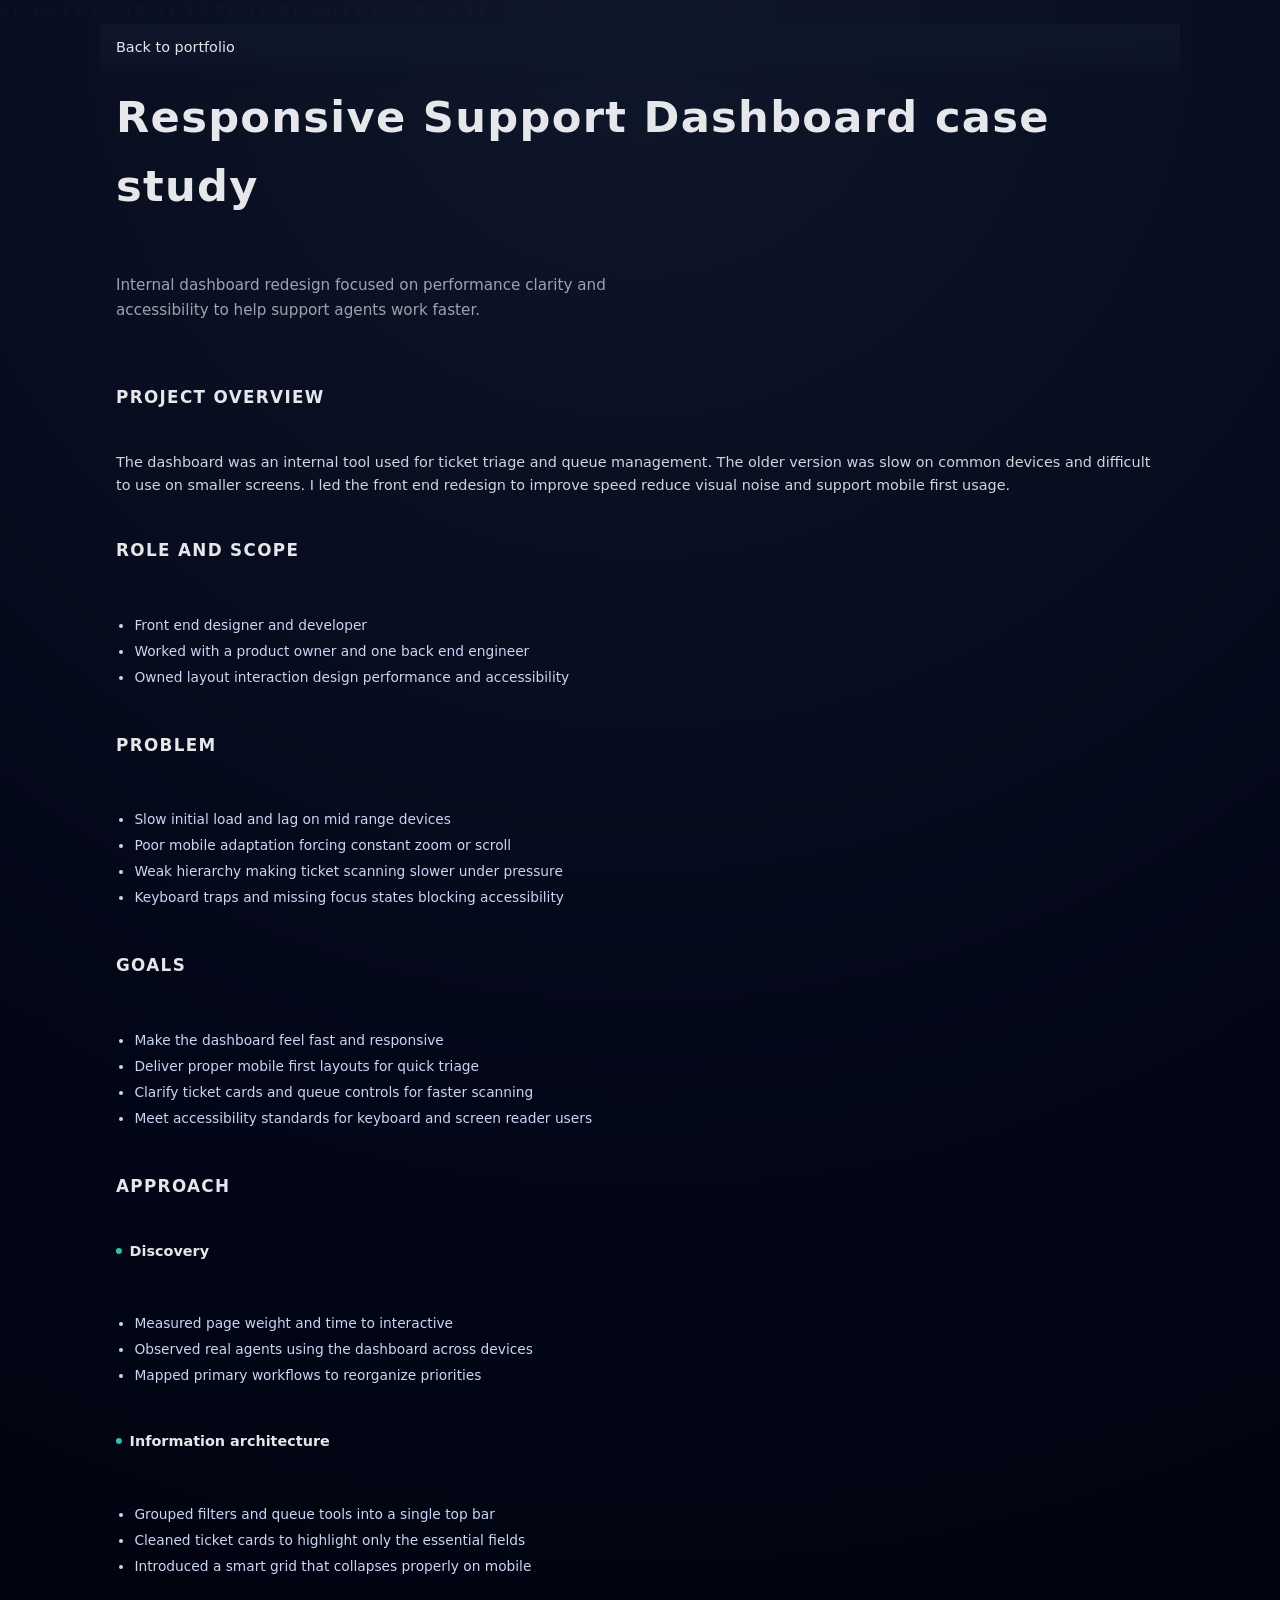
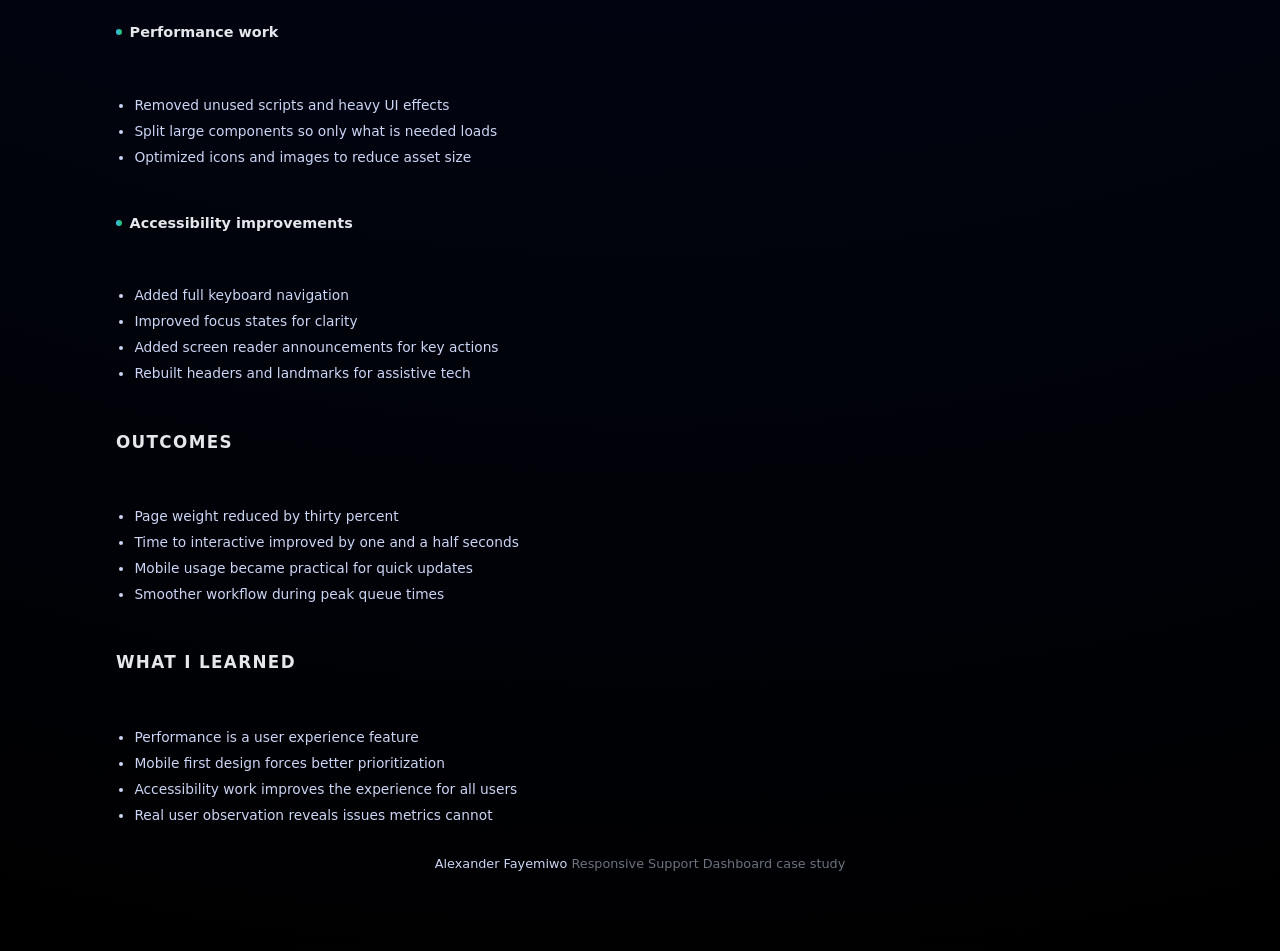
<file: case-study-support-dashboard.html>
<!DOCTYPE html>
<html lang="en">
<head>
  <meta charset="UTF 8">
  <meta name="viewport" content="width=device-width, initial scale=1">
  <title>Responsive Support Dashboard case study</title>
  <link rel="stylesheet" href="style.css">
</head>

<body>
  <div class="page">

    <header>
      <a href="index.html" style="text-decoration: none; color: inherit; font-size: 0.9rem">
        Back to portfolio
      </a>
    </header>

    <main style="max-width: 100%; padding: 0 1rem">

      <h1 class="heroTitle">Responsive Support Dashboard case study</h1>

      <p class="heroSubtitle">
        Internal dashboard redesign focused on performance clarity and accessibility to help support agents work faster.
      </p>



      <h2 class="sectionTitle">Project overview</h2>
      <p class="sectionText">
        The dashboard was an internal tool used for ticket triage and queue management. The older version was slow on common devices and difficult to use on smaller screens. I led the front end redesign to improve speed reduce visual noise and support mobile first usage.
      </p>

      <h2 class="sectionTitle">Role and scope</h2>
      <ul class="bulletList">
        <li>Front end designer and developer</li>
        <li>Worked with a product owner and one back end engineer</li>
        <li>Owned layout interaction design performance and accessibility</li>
      </ul>

      <h2 class="sectionTitle">Problem</h2>
      <ul class="bulletList">
        <li>Slow initial load and lag on mid range devices</li>
        <li>Poor mobile adaptation forcing constant zoom or scroll</li>
        <li>Weak hierarchy making ticket scanning slower under pressure</li>
        <li>Keyboard traps and missing focus states blocking accessibility</li>
      </ul>

      <h2 class="sectionTitle">Goals</h2>
      <ul class="bulletList">
        <li>Make the dashboard feel fast and responsive</li>
        <li>Deliver proper mobile first layouts for quick triage</li>
        <li>Clarify ticket cards and queue controls for faster scanning</li>
        <li>Meet accessibility standards for keyboard and screen reader users</li>
      </ul>

      <h2 class="sectionTitle">Approach</h2>

      <h3 class="itemTitle">Discovery</h3>
      <ul class="bulletList">
        <li>Measured page weight and time to interactive</li>
        <li>Observed real agents using the dashboard across devices</li>
        <li>Mapped primary workflows to reorganize priorities</li>
      </ul>

      <h3 class="itemTitle">Information architecture</h3>
      <ul class="bulletList">
        <li>Grouped filters and queue tools into a single top bar</li>
        <li>Cleaned ticket cards to highlight only the essential fields</li>
        <li>Introduced a smart grid that collapses properly on mobile</li>
      </ul>

      <h3 class="itemTitle">Performance work</h3>
      <ul class="bulletList">
        <li>Removed unused scripts and heavy UI effects</li>
        <li>Split large components so only what is needed loads</li>
        <li>Optimized icons and images to reduce asset size</li>
      </ul>

      <h3 class="itemTitle">Accessibility improvements</h3>
      <ul class="bulletList">
        <li>Added full keyboard navigation</li>
        <li>Improved focus states for clarity</li>
        <li>Added screen reader announcements for key actions</li>
        <li>Rebuilt headers and landmarks for assistive tech</li>
      </ul>

      <h2 class="sectionTitle">Outcomes</h2>
      <ul class="bulletList">
        <li>Page weight reduced by thirty percent</li>
        <li>Time to interactive improved by one and a half seconds</li>
        <li>Mobile usage became practical for quick updates</li>
        <li>Smoother workflow during peak queue times</li>
      </ul>

      <h2 class="sectionTitle">What I learned</h2>
      <ul class="bulletList">
        <li>Performance is a user experience feature</li>
        <li>Mobile first design forces better prioritization</li>
        <li>Accessibility work improves the experience for all users</li>
        <li>Real user observation reveals issues metrics cannot</li>
      </ul>

    </main>

    <footer>
      <span>Alexander Fayemiwo</span> Responsive Support Dashboard case study
    </footer>
  </div>
</body>
</html>
</file>
<file: style.css>
*,
*::before,
*::after {
  box-sizing: border-box;
  margin: 0;
  padding: 0;
}

/* Utility: visually-hidden for screen-reader-only content */
.visually-hidden {
  position: absolute !important;
  width: 1px !important;
  height: 1px !important;
  padding: 0 !important;
  margin: -1px !important;
  overflow: hidden !important;
  clip: rect(0 0 0 0) !important;
  white-space: nowrap !important;
  border: 0 !important;
}

html {
  scroll-behavior: smooth;
  width: 100%;
  overflow-x: hidden;
}

/* Fluid typography tokens */
:root {
  --fs-base: clamp(15px, 1.1vw + 14px, 18px);
  --fs-ui: clamp(13px, 0.6vw + 12px, 15px);
  --max-content-width: 1180px;
}

body {
  font-family: system-ui, -apple-system, BlinkMacSystemFont, "Segoe UI", sans-serif;
  background: radial-gradient(circle at top, #0f172a 0, #020617 45%, #000 100%);
  color: #e5e7eb;
  min-height: 100vh;
  line-height: 1.6;
  display: flex;
  flex-direction: column;
  font-size: var(--fs-base);
  width: 100%;
  overflow-x: hidden;
  box-sizing: border-box;
}

/* animated code ambience */
body::before {
  content: "01 10 11 00 10 01 11 00 10 01 10 11 00 10 01 11";
  position: fixed;
  inset: 0;
  pointer-events: none;
  font-size: 12px;
  letter-spacing: 4px;
  opacity: 0.03;
  white-space: pre-wrap;
  line-height: 1.8;
  animation: codeDrift 40s linear infinite;
}

@keyframes codeDrift {
  0% {
    transform: translateY(0);
  }
  100% {
    transform: translateY(-40%);
  }
}

.page {
  max-width: 100%;
  margin: 0;
  padding: 1.5rem 1rem 3rem 1rem;
  flex: 1;
  width: 100%;
  overflow-x: hidden;
}

header {
  display: flex;
  align-items: center;
  justify-content: space-between;
  gap: 1.5rem;
  padding: 0.75rem 1rem 1.5rem 1rem;
  position: sticky;
  top: 0;
  z-index: 45;
  backdrop-filter: blur(14px);
  background: linear-gradient(
    to bottom,
    rgba(15, 23, 42, 0.95),
    rgba(15, 23, 42, 0.75),
    transparent
  );
  width: 100%;
  box-sizing: border-box;
  flex-wrap: wrap;
}

.logo {
  display: flex;
  align-items: center;
  gap: 0.5rem;
  flex-shrink: 0;
  min-width: fit-content;
}

/* Mobile nav toggle */
.mobileNavToggle {
  display: none;
  background: transparent;
  border: 1px solid rgba(148,163,184,0.18);
  padding: 8px;
  border-radius: 999px;
  cursor: pointer;
  color: inherit;
  position: relative;
  z-index: 50;
}

.navLinks {
  display: flex;
  align-items: center;
  gap: 1rem;
}

.logoMark {
  width: 32px;
  height: 32px;
  border-radius: 999px;
  border: 1px solid rgba(148, 163, 184, 0.6);
  display: inline-flex;
  align-items: center;
  justify-content: center;
  font-weight: 600;
  font-size: 0.95rem;
  background: radial-gradient(
    circle at top,
    rgba(56, 189, 248, 0.4),
    rgba(15, 23, 42, 0.95)
  );
  box-shadow: 0 0 30px rgba(56, 189, 248, 0.45);
}

.logoText {
  display: flex;
  flex-direction: column;
}

.logoText span:first-child {
  font-size: 0.9rem;
  font-weight: 600;
  letter-spacing: 0.04em;
  text-transform: uppercase;
  color: #e5e7eb;
}

.logoText span:last-child {
  font-size: 0.75rem;
  color: #9ca3af;
}

.logoTag {
  font-size: 0.72rem;
  color: #cbd5f5;
  padding: 0.2rem 0.5rem;
  border-radius: 999px;
  border: 1px solid rgba(148,163,184,0.25);
  background: rgba(15,23,42,0.55);
}

.logoTagIcon {
  display: inline-block;
  vertical-align: -2px;
  margin-right: 0.45rem;
  color: #38bdf8;
}

/* Light theme adjustments for logoTag to match hero pill style */
body.lightTheme .logoTag {
  background: linear-gradient(to right, rgba(255,255,255,0.95), rgba(243,244,246,0.95));
  color: #0b1220;
  border-color: rgba(220,220,225,0.9);
}
body.lightTheme .logoTagIcon {
  color: #06b6d4;
}

nav {
  display: flex;
  align-items: center;
  gap: 1.25rem;
  font-size: 0.9rem;
  flex-wrap: nowrap;
  overflow-x: auto;
}

nav a {
  text-decoration: none;
  color: #cbd5f5;
  position: relative;
  padding-bottom: 2px;
}

nav a::after {
  content: "";
  position: absolute;
  left: 0;
  bottom: 0;
  width: 0%;
  height: 2px;
  border-radius: 999px;
  background: linear-gradient(to right, #38bdf8, #22c55e);
  transition: width 0.2s ease;
}

nav a:hover::after {
  width: 100%;
}

.toggleButton {
  width: 36px;
  height: 36px;
  border-radius: 999px;
  border: 1px solid rgba(148, 163, 184, 0.6);
  background: rgba(15, 23, 42, 0.85);
  display: flex;
  align-items: center;
  justify-content: center;
  cursor: pointer;
  transition: all 0.2s ease;
  flex-shrink: 0;
}

.toggleButton:hover {
  background: rgba(15, 23, 42, 0.98);
  border-color: rgba(148, 163, 184, 0.9);
}

.toggleDot {
  width: 14px;
  height: 14px;
  border-radius: 999px;
  background: radial-gradient(circle at top, #fbbf24, #f59e0b);
  box-shadow: 0 0 12px rgba(251, 191, 36, 0.6);
  transition: all 0.3s ease;
}

/* hero */

.hero {
  display: grid;
  grid-template-columns: minmax(0, 3fr) minmax(0, 2.3fr);
  gap: 2.5rem;
  align-items: center;
  padding: 1.5rem 0 2.5rem;
}

.heroTitle {
  font-size: clamp(2.1rem, 4vw, 2.7rem);
  font-weight: 700;
  letter-spacing: 0.03em;
  margin-bottom: 0.75rem;
}

.heroTitle span {
  display: block;
  background: linear-gradient(to right, #38bdf8, #22c55e);
  -webkit-background-clip: text;
  background-clip: text;
  color: transparent;
}

.heroSubtitle {
  font-size: 0.95rem;
  color: #9ca3af;
  max-width: 34rem;
  margin-bottom: 1.4rem;
}

.heroBadges {
  display: flex;
  flex-wrap: wrap;
  gap: 0.6rem;
  margin-bottom: 1.7rem;
}

.badge {
  border-radius: 999px;
  padding: 0.3rem 0.75rem;
  font-size: 0.75rem;
  border: 1px solid rgba(148, 163, 184, 0.45);
  background: radial-gradient(
    circle at top left,
    rgba(56, 189, 248, 0.18),
    rgba(15, 23, 42, 0.9)
  );
  backdrop-filter: blur(10px);
  color: #cbd5f5;
  display: inline-flex;
  align-items: center;
  gap: 0.35rem;
}

.platformIcons {
  display: inline-flex;
  align-items: center;
  gap: 6px;
  margin-right: 6px;
}

.platformSvg {
  display: inline-block;
  vertical-align: middle;
}

.badgeDot {
  width: 8px;
  height: 8px;
  border-radius: 999px;
  background: #22c55e;
  box-shadow: 0 0 12px rgba(34, 197, 94, 0.8);
}

.heroActions {
  display: flex;
  flex-wrap: wrap;
  gap: 0.9rem;
  margin-bottom: 0.5rem;
}

.buttonPrimary,
.buttonGhost {
  border-radius: 999px;
  padding: 0.65rem 1.3rem;
  font-size: 0.88rem;
  letter-spacing: 0.04em;
  text-transform: uppercase;
  border: 1px solid transparent;
  cursor: pointer;
  display: inline-flex;
  align-items: center;
  gap: 0.5rem;
  text-decoration: none;
}

.buttonPrimary {
  background: linear-gradient(to right, #38bdf8, #22c55e);
  color: #020617;
  font-weight: 600;
  box-shadow: 0 18px 40px rgba(34, 197, 94, 0.22);
}

.buttonPrimary:hover {
  filter: brightness(1.03);
  transform: translateY(-1px);
}

.buttonGhost {
  background: rgba(15, 23, 42, 0.85);
  color: #e5e7eb;
  border-color: rgba(148, 163, 184, 0.7);
}

.buttonGhost:hover {
  background: rgba(15, 23, 42, 0.98);
  transform: translateY(-1px);
}

.heroMeta {
  font-size: 0.78rem;
  color: #6b7280;
}

.heroCard {
  border-radius: 1.5rem;
  border: 1px solid rgba(148, 163, 184, 0.45);
  background: radial-gradient(
    circle at top left,
    rgba(56, 189, 248, 0.24),
    rgba(15, 23, 42, 0.98)
  );
  padding: 1.3rem 1.4rem;
  box-shadow:
    0 20px 60px rgba(15, 23, 42, 0.9),
    0 0 60px rgba(56, 189, 248, 0.25);
  position: relative;
  overflow: hidden;
}

.heroCardHeader {
  display: flex;
  justify-content: space-between;
  align-items: center;
  margin-bottom: 0.9rem;
}

.heroName {
  font-size: 1rem;
  font-weight: 600;
}

.heroRole {
  font-size: 0.8rem;
  color: #cbd5f5;
}

.heroPill {
  font-size: 0.75rem;
  padding: 0.25rem 0.6rem;
  border-radius: 999px;
  border: 1px solid rgba(148, 163, 184, 0.6);
  background: rgba(15, 23, 42, 0.7);
  color: #e5e7eb;
}

.heroStats {
  display: grid;
  grid-template-columns: repeat(3, minmax(0, 1fr));
  gap: 0.75rem;
  margin-bottom: 1rem;
  font-size: 0.78rem;
}

.heroStatItem {
  background: rgba(15, 23, 42, 0.72);
  border-radius: 0.9rem;
  padding: 0.55rem 0.7rem;
  border: 1px solid rgba(148, 163, 184, 0.35);
}

.heroStatLabel {
  color: #9ca3af;
  font-size: 0.72rem;
  margin-bottom: 0.2rem;
}

.heroStatValue {
  font-weight: 600;
  font-size: 0.9rem;
}

.heroFocus {
  font-size: 0.8rem;
  color: #e5e7eb;
  border-radius: 0.9rem;
  padding: 0.7rem 0.8rem;
  background: rgba(15, 23, 42, 0.75);
  border: 1px dashed rgba(148, 163, 184, 0.45);
}

.heroGlow {
  position: absolute;
  inset: auto -40% -60%;
  height: 160%;
  background: radial-gradient(
    circle at top,
    rgba(56, 189, 248, 0.18),
    transparent 55%
  );
  opacity: 0.9;
  pointer-events: none;
  mix-blend-mode: screen;
}

/* sections */

main {
  display: flex;
  flex-direction: column;
  gap: 2.5rem;
  width: 100%;
  box-sizing: border-box;
  overflow-x: hidden;
}


/* Off-canvas mobile nav styles */
body.nav-open {
  overflow: hidden;
}

/* mobile nav backdrop - default hidden, fades in when nav opens */
.navBackdrop {
  position: fixed;
  inset: 0;
  background: rgba(2, 6, 23, 0);
  opacity: 0;
  visibility: hidden;
  transition: opacity 220ms ease, background 220ms ease, visibility 220ms ease;
  z-index: 10000; /* keep above page content */
  pointer-events: none;
}

body.nav-open .navBackdrop {
  visibility: visible;
  opacity: 1;
  background: rgba(2, 6, 23, 0.5);
  pointer-events: auto;
}

body.nav-open .navLinks {
  transform: translateX(0) !important;
  visibility: visible !important;
  opacity: 1 !important;
}

/* Responsive grid improvements */
.projectGrid {
  display: grid;
  gap: 1rem;
  grid-template-columns: repeat(auto-fit, minmax(220px, 1fr));
  background: radial-gradient(
    circle at top left,
    rgba(15, 23, 42, 0.96),
    rgba(2, 6, 23, 0.98)
  );
  padding: 1.6rem 1.4rem;
  box-shadow: 0 20px 50px rgba(15, 23, 42, 0.85);
}

.sectionHeader {
  display: flex;
  justify-content: space-between;
  align-items: baseline;
  gap: 1rem;
  margin-bottom: 1.25rem;
  padding-bottom: 0.8rem;
  border-bottom: 1px solid rgba(31, 41, 55, 0.9);
  position: relative;
}

.sectionHeader::after {
  content: "";
  position: absolute;
  left: 0;
  bottom: -1px;
  width: 90px;
  height: 2px;
  border-radius: 999px;
  background: linear-gradient(to right, #38bdf8, #22c55e);
}

.sectionTitleRow {
  display: inline-flex;
  align-items: center;
  gap: 0.5rem;
}

.sectionIcon {
  width: 10px;
  height: 10px;
  border-radius: 999px;
  border: 1px solid rgba(148, 163, 184, 0.7);
  background: radial-gradient(
    circle at top,
    rgba(56, 189, 248, 0.8),
    rgba(15, 23, 42, 0.95)
  );
  box-shadow: 0 0 16px rgba(56, 189, 248, 0.7);
}

.sectionTitle {
  font-size: 1.05rem;
  font-weight: 600;
  letter-spacing: 0.08em;
  text-transform: uppercase;
  color: #e5e7eb;
}

.sectionSubtitle {
  font-size: 0.82rem;
  color: #6b7280;
}

.sectionGrid {
  display: grid;
  grid-template-columns: minmax(0, 3fr) minmax(0, 2.2fr);
  gap: 1.8rem;
}

.sectionText {
  font-size: 0.9rem;
  color: #d1d5db;
}

.sectionText p + p {
  margin-top: 0.6rem;
}

/* generic bullets */

.bulletList {
  margin-top: 0.6rem;
  padding-left: 1.15rem;
  font-size: 0.86rem;
  color: #cbd5f5;
}

.bulletList li {
  margin-bottom: 0.25rem;
}

/* chips and cards */

.chipRow {
  display: flex;
  flex-wrap: wrap;
  gap: 0.45rem;
  margin-top: 0.9rem;
}

.chip {
  font-size: 0.75rem;
  padding: 0.35rem 0.75rem;
  border-radius: 999px;
  border: 1px solid rgba(75, 85, 99, 0.9);
  background: rgba(15, 23, 42, 0.9);
  color: #e5e7eb;
}

.cardList {
  display: grid;
  gap: 0.85rem;
  font-size: 0.85rem;
}

.itemCard {
  border-radius: 1rem;
  padding: 0.75rem 0.8rem;
  border: 1px solid rgba(31, 41, 55, 0.9);
  background: radial-gradient(
    circle at top left,
    rgba(15, 23, 42, 0.9),
    rgba(2, 6, 23, 1)
  );
}

.itemHeader {
  display: flex;
  justify-content: space-between;
  align-items: baseline;
  gap: 0.75rem;
  margin-bottom: 0.25rem;
}

.itemTitle {
  font-size: 0.9rem;
  font-weight: 600;
  color: #e5e7eb;
  position: relative;
  padding-left: 0.85rem;
}

.itemTitle::before {
  content: "";
  position: absolute;
  left: 0;
  top: 0.55em;
  width: 6px;
  height: 6px;
  border-radius: 999px;
  background: linear-gradient(to right, #38bdf8, #22c55e);
}

.itemMeta {
  font-size: 0.75rem;
  color: #9ca3af;
  text-align: right;
}

.itemBody {
  font-size: 0.8rem;
  color: #cbd5f5;
}

.itemBody p {
  margin-bottom: 0.45rem;
}

.itemTags {
  margin-top: 0.45rem;
  display: flex;
  flex-wrap: wrap;
  gap: 0.3rem;
  font-size: 0.72rem;
}

.itemTag {
  padding: 0.15rem 0.55rem;
  border-radius: 999px;
  border: 1px solid rgba(55, 65, 81, 0.95);
  color: #9ca3af;
}

/* skills */

.twoCol {
  display: grid;
  grid-template-columns: repeat(2, minmax(0, 1fr));
  gap: 1rem;
  font-size: 0.85rem;
}

.skillGroupTitle {
  font-size: 0.86rem;
  font-weight: 600;
  margin-bottom: 0.4rem;
  color: #e5e7eb;
}

.skillList {
  display: flex;
  flex-wrap: wrap;
  gap: 0.4rem;
}

.skillPill {
  font-size: 0.78rem;
  padding: 0.25rem 0.65rem;
  border-radius: 999px;
  border: 1px solid rgba(55, 65, 81, 0.95);
  color: #cbd5f5;
  background: rgba(15, 23, 42, 0.95);
}

/* projects */

.projectGrid {
  display: grid;
  grid-template-columns: repeat(3, minmax(0, 1fr));
  gap: 1rem;
  font-size: 0.82rem;
}

.projectCard {
  border-radius: 1rem;
  padding: 0.8rem 0.8rem 0.9rem;
  border: 1px solid rgba(31, 41, 55, 0.95);
  background: radial-gradient(
    circle at top left,
    rgba(15, 23, 42, 0.92),
    rgba(15, 23, 42, 1)
  );
  display: flex;
  flex-direction: column;
  gap: 0.35rem;
}

.projectTitle {
  font-size: 0.9rem;
  font-weight: 600;
  color: #e5e7eb;
}

.projectRole {
  font-size: 0.75rem;
  color: #9ca3af;
}

.projectBody {
  font-size: 0.8rem;
  color: #cbd5f5;
}

/* stats */

.statRow {
  display: grid;
  grid-template-columns: repeat(4, minmax(0, 1fr));
  gap: 0.9rem;
  font-size: 0.8rem;
}

.statCard {
  border-radius: 1rem;
  padding: 0.7rem 0.8rem;
  border: 1px solid rgba(31, 41, 55, 0.95);
  background: rgba(15, 23, 42, 0.96);
}

.statLabel {
  font-size: 0.75rem;
  color: #9ca3af;
  margin-bottom: 0.25rem;
}

.statValue {
  font-size: 1.1rem;
  font-weight: 600;
  color: #e5e7eb;
}

/* contact */

.contactLayout {
  display: grid;
  grid-template-columns: minmax(0, 1.5fr) minmax(0, 2fr);
  gap: 1.7rem;
  font-size: 0.9rem;
}

.contactInfo {
  font-size: 0.85rem;
  color: #d1d5db;
}

.contactInfo p + p {
  margin-top: 0.45rem;
}

.contactInfo a {
  color: #38bdf8;
  text-decoration: none;
}

.contactInfo a:hover {
  text-decoration: underline;
}

form {
  display: grid;
  gap: 0.7rem;
  font-size: 0.85rem;
}

label {
  font-size: 0.8rem;
  color: #cbd5f5;
}

input,
textarea {
  width: 100%;
  border-radius: 0.7rem;
  border: 1px solid rgba(55, 65, 81, 0.95);
  background: rgba(15, 23, 42, 0.96);
  padding: 0.55rem 0.7rem;
  color: #e5e7eb;
  font: inherit;
  resize: vertical;
  min-height: 42px;
  transition: all 0.2s ease;
}

input:focus,
textarea:focus {
  outline: 2px solid #38bdf8;
  outline-offset: 1px;
  box-shadow: 0 0 12px rgba(56, 189, 248, 0.4);
  background: rgba(15, 23, 42, 0.99);
  border-color: #38bdf8;
}

.formHint {
  font-size: 0.75rem;
  color: #6b7280;
}

.formButton {
  border-radius: 999px;
  border: 1px solid transparent;
  padding: 0.6rem 1.2rem;
  background: linear-gradient(to right, #38bdf8, #22c55e);
  color: #020617;
  font-size: 0.85rem;
  font-weight: 600;
  letter-spacing: 0.08em;
  text-transform: uppercase;
  cursor: pointer;
  justify-self: flex-start;
  margin-top: 0.2rem;
  box-shadow: 0 16px 32px rgba(34, 197, 94, 0.22);
}

.formButton:hover {
  filter: brightness(1.03);
  transform: translateY(-1px);
}

/* footer */

footer {
  padding: 1.5rem 1rem 1.8rem 1rem;
  font-size: 0.8rem;
  color: #6b7280;
  text-align: center;
  width: 100%;
  box-sizing: border-box;
}

footer span {
  color: #cbd5f5;
}

/* Rich Light Theme Styles */
body.lightTheme {
  --bg: linear-gradient(180deg,#f8fbff 0%, #ffffff 60%);
  --muted: #6b7280;
  --text: #0b1220;
  --card: #ffffff;
  --accent-1: #06b6d4; /* cyan */
  --accent-2: #10b981; /* green */
}

body.lightTheme {
  background: var(--bg);
  color: var(--text);
}

body.lightTheme header {
  background: rgba(255,255,255,0.9);
  box-shadow: 0 6px 18px rgba(15,23,42,0.06);
}

body.lightTheme .logoMark {
  background: radial-gradient(circle at top, rgba(6,182,212,0.15), rgba(255,255,255,0.6));
  color: var(--text);
}

body.lightTheme nav a { color: var(--muted); }
body.lightTheme nav a:hover { color: var(--text); }

body.lightTheme .buttonPrimary {
  background: linear-gradient(90deg,var(--accent-1),var(--accent-2));
  box-shadow: 0 16px 36px rgba(16,185,129,0.12);
}

body.lightTheme .buttonGhost {
  background: transparent;
  color: var(--text);
  border-color: rgba(15,23,42,0.06);
}

body.lightTheme .badge {
  background: linear-gradient(180deg,#ffffff,#f3f6f8);
  color: var(--text);
  border-color: rgba(15,23,42,0.04);
}

body.lightTheme .hero {
  background: transparent;
}

body.lightTheme .heroCard {
  background: linear-gradient(180deg,#ffffff,#fbfdff);
  box-shadow: 0 20px 50px rgba(6,182,212,0.06);
  border: 1px solid rgba(6,182,212,0.06);
}

body.lightTheme section {
  background: linear-gradient(180deg,#ffffff,#fbfdff);
  border: 1px solid rgba(15,23,42,0.04);
  box-shadow: 0 12px 32px rgba(2,6,23,0.04);
}

body.lightTheme .itemCard, body.lightTheme .projectCard {
  transition: transform .32s ease, box-shadow .32s ease;
}
body.lightTheme .itemCard:hover, body.lightTheme .projectCard:hover {
  transform: translateY(-6px);
  box-shadow: 0 24px 60px rgba(6,182,212,0.08);
}

body.lightTheme .chip, body.lightTheme .skillPill {
  background: linear-gradient(180deg,#f6fbff,#ffffff);
  border-color: rgba(6,182,212,0.08);
  color: var(--text);
}

body.lightTheme .certBadge {
  background: linear-gradient(135deg,var(--accent-1),var(--accent-2));
  color: var(--text); /* use dark text to ensure strong contrast */
  box-shadow: 0 8px 20px rgba(6,182,212,0.12);
}

body.lightTheme .testimonialCard {
  border-left: 4px solid rgba(6,182,212,0.12);
}

body.lightTheme .platformSvg path { fill: #0b1220; }

/* subtle micro-animations */
body.lightTheme .badgeDot { transform-origin: center; transition: transform .25s ease; }
body.lightTheme .badge:hover .badgeDot { transform: scale(1.12); }

/* responsive tweaks for light theme */
@media (max-width: 900px) {
  body.lightTheme .certGrid { grid-template-columns: repeat(2, minmax(0,1fr)); }
}

@media (max-width: 640px) {
  body.lightTheme .platformIcons { display: none; }
  body.lightTheme .heroTitle { font-size: 1.8rem; }
}

/* Make the page container blend — remove boxed feeling */
.page {
  background: transparent;
  max-width: 1120px;
  margin: 0 auto;
  padding: 1.5rem 1.25rem 3rem;
}

/* Decorative background blobs for light theme */
body.lightTheme::before,
body.lightTheme::after {
  content: "";
  position: fixed;
  z-index: 0;
  pointer-events: none;
  filter: blur(60px);
  opacity: 0.85;
}

body.lightTheme::before {
  width: 520px;
  height: 520px;
  left: -120px;
  top: -80px;
  background: radial-gradient(circle at 30% 30%, rgba(6,182,212,0.28), rgba(16,185,129,0.12), transparent 60%);
  animation: blobFloat 12s linear infinite;
}

body.lightTheme::after {
  width: 600px;
  height: 600px;
  right: -160px;
  bottom: -100px;
  background: radial-gradient(circle at 70% 70%, rgba(56,189,248,0.18), rgba(6,182,212,0.08), transparent 55%);
  animation: blobFloat2 14s linear infinite reverse;
}

@keyframes blobFloat {
  0% { transform: translateY(0) translateX(0) scale(1); }
  50% { transform: translateY(-18px) translateX(8px) scale(1.03); }
  100% { transform: translateY(0) translateX(0) scale(1); }
}

@keyframes blobFloat2 {
  0% { transform: translateY(0) translateX(0) scale(1); }
  50% { transform: translateY(20px) translateX(-10px) scale(1.04); }
  100% { transform: translateY(0) translateX(0) scale(1); }
}

/* Frosted cards — translucent with depth */
body.lightTheme section,
body.lightTheme .itemCard,
body.lightTheme .projectCard,
body.lightTheme .heroCard,
body.lightTheme .statCard,
body.lightTheme .certCard,
body.lightTheme .testimonialCard {
  background: rgba(255,255,255,0.86);
  backdrop-filter: blur(6px) saturate(120%);
  border: 1px solid rgba(15,23,42,0.04);
}

/* Lifted shadows and micro-interactions */
body.lightTheme .itemCard:hover, body.lightTheme .projectCard:hover, body.lightTheme .certCard:hover {
  transform: translateY(-8px);
  box-shadow: 0 28px 70px rgba(6,182,212,0.08);
}

/* Ensure hero and header sit above decorative blobs */
header, .hero, main, footer {
  position: relative;
  z-index: 1;
}

/* scroll progress bar */
.scrollProgressBar {
  position: fixed;
  top: 0;
  left: 0;
  height: 3px;
  background: linear-gradient(to right, #38bdf8, #22c55e);
  width: 0%;
  z-index: 100;
  transition: width 0.1s ease;
}

/* social links and nav enhancements */
nav {
  display: flex;
  align-items: center;
  gap: 1.25rem;
  font-size: 0.9rem;
  flex-wrap: wrap;
}

.navDivider {
  width: 1px;
  height: 20px;
  background: rgba(148, 163, 184, 0.3);
}

.socialIcon {
  text-decoration: none;
  color: #cbd5f5;
  font-size: 0.85rem;
  padding: 0.35rem 0.65rem;
  border-radius: 999px;
  border: 1px solid rgba(148, 163, 184, 0.4);
  background: rgba(15, 23, 42, 0.5);
  transition: all 0.2s ease;
}

.socialIcon:hover {
  background: rgba(15, 23, 42, 0.9);
  border-color: rgba(148, 163, 184, 0.8);
  color: #38bdf8;
}

.themeLabel {
  font-size: 0.7rem;
  display: none;
  margin-left: 0.3rem;
}

/* certifications section */
.certGrid {
  display: grid;
  gap: 1rem;
  grid-template-columns: repeat(auto-fit, minmax(220px, 1fr));
  font-size: 0.85rem;
}

.certCard {
  border-radius: 1rem;
  padding: 1.2rem 1rem;
  border: 1px solid rgba(31, 41, 55, 0.95);
  background: radial-gradient(
    circle at top left,
    rgba(15, 23, 42, 0.92),
    rgba(15, 23, 42, 1)
  );
  display: flex;
  flex-direction: column;
  align-items: center;
  text-align: center;
  gap: 0.6rem;
  transition: all 0.3s ease;
}

.certCard:hover {
  transform: translateY(-4px);
  box-shadow: 0 12px 32px rgba(56, 189, 248, 0.2);
  border-color: rgba(56, 189, 248, 0.6);
}

.certBadge {
  width: 56px;
  height: 56px;
  border-radius: 0.8rem;
  background: linear-gradient(135deg, #38bdf8, #22c55e);
  display: flex;
  align-items: center;
  justify-content: center;
  font-weight: 700;
  font-size: 1.2rem;
  color: #020617;
}

.certTitle {
  font-weight: 600;
  color: #e5e7eb;
  font-size: 0.9rem;
}

.certCode {
  font-size: 0.8rem;
  color: #9ca3af;
  font-family: monospace;
}

.certStatus {
  font-size: 0.75rem;
  padding: 0.25rem 0.6rem;
  border-radius: 999px;
  background: rgba(56, 189, 248, 0.15);
  color: #38bdf8;
  border: 1px solid rgba(56, 189, 248, 0.3);
}

/* testimonials section */
.testimonialGrid {
  display: grid;
  gap: 1.2rem;
  grid-template-columns: repeat(auto-fit, minmax(220px, 1fr));
  font-size: 0.85rem;
}

.testimonialCard {
  border-radius: 1rem;
  padding: 1.2rem;
  border: 1px solid rgba(31, 41, 55, 0.9);
  background: radial-gradient(
    circle at top left,
    rgba(15, 23, 42, 0.9),
    rgba(2, 6, 23, 1)
  );
  display: flex;
  flex-direction: column;
  gap: 0.8rem;
  position: relative;
  overflow: hidden;
}

.testimonialCard::before {
  content: '"';
  position: absolute;
  top: -15px;
  left: 10px;
  font-size: 3rem;
  color: rgba(56, 189, 248, 0.15);
  font-family: Georgia, serif;
}

.testimonialQuote {
  font-style: italic;
  color: #d1d5db;
  line-height: 1.6;
  position: relative;
  z-index: 1;
}

.testimonialAuthor {
  font-weight: 600;
  color: #e5e7eb;
}

.testimonialRole {
  font-size: 0.75rem;
  color: #9ca3af;
}

/* call to action section */
.ctaSection {
  background: linear-gradient(
    135deg,
    rgba(56, 189, 248, 0.15),
    rgba(34, 197, 94, 0.1)
  );
  border: 1px solid rgba(56, 189, 248, 0.3);
  padding: 3rem 2.5rem;
  text-align: center;
  border-radius: 1.5rem;
  margin: 1rem 0;
}

.ctaContent {
  max-width: 600px;
  margin: 0 auto;
}

.ctaTitle {
  font-size: 1.8rem;
  font-weight: 700;
  margin-bottom: 0.8rem;
  background: linear-gradient(to right, #38bdf8, #22c55e);
  -webkit-background-clip: text;
  background-clip: text;
  color: transparent;
}

.ctaSubtitle {
  font-size: 0.95rem;
  color: #d1d5db;
  margin-bottom: 1.5rem;
  line-height: 1.7;
}

.ctaActions {
  display: flex;
  flex-wrap: wrap;
  gap: 1rem;
  justify-content: center;
}

body.lightTheme .ctaSection {
  background: linear-gradient(
    135deg,
    rgba(6, 182, 212, 0.08),
    rgba(16, 185, 129, 0.06)
  );
  border: 2px solid rgba(6, 182, 212, 0.15);
  box-shadow: 0 12px 40px rgba(6, 182, 212, 0.08);
}

body.lightTheme .ctaTitle {
  color: var(--text) !important;
}

/* responsive adjustments for certifications and testimonials */
@media (max-width: 900px) {
  .certGrid {
    grid-template-columns: repeat(2, minmax(0, 1fr));
  }

  .testimonialGrid {
    grid-template-columns: repeat(2, minmax(0, 1fr));
  }
}

@media (max-width: 640px) {
  .certGrid {
    grid-template-columns: minmax(0, 1fr);
  }

  .testimonialGrid {
    grid-template-columns: minmax(0, 1fr);
  }

  .socialIcon {
    display: none;
  }

  .navDivider {
    display: none;
  }

  .themeLabel {
    display: inline;
  }

  .ctaTitle {
    font-size: 1.4rem;
  }

  .ctaActions {
    flex-direction: column;
    align-items: stretch;
  }

  .ctaActions .buttonPrimary,
  .ctaActions .buttonGhost {
    width: 100%;
  }
}

footer {
  padding: 1.5rem 1.25rem 1.8rem;
  font-size: 0.8rem;
  color: #6b7280;
  text-align: center;
}



@media (max-width: 900px) {
  header {
    flex-direction: column;
    align-items: flex-start;
  }

  /* show mobile toggle and prepare off-canvas nav */
  .mobileNavToggle { display: inline-flex; }
  
  .logoTag {
    display: none;
  }

  .navLinks {
    position: fixed;
    top: 0;
    right: 0;
    height: 100vh;
    width: min(280px, 75vw);
    background: #ffffff;
    box-shadow: -8px 0 32px rgba(2,6,23,0.15);
    flex-direction: column;
    align-items: flex-start;
    padding: 3.25rem 1rem;
    gap: 1rem;
    transform: translateX(100%);
    transition: transform 280ms cubic-bezier(.2,.9,.2,1), opacity 200ms ease;
    visibility: hidden;
    opacity: 0;
    z-index: 10001; /* ensure nav sits above header/main content */
    pointer-events: auto;
    overflow-y: auto;
    box-sizing: border-box;
  }
  
  .navLinks a {
    color: #0b1220;
  }
  
  .navLinks a::after {
    background: linear-gradient(to right, #06b6d4, #10b981);
  }

  nav { width: 100%; }

  .hero {
    grid-template-columns: minmax(0, 1fr);
    gap: 1.8rem;
  }

  .heroCard {
    order: 2;
  }

  .sectionGrid {
    grid-template-columns: minmax(0, 1fr);
  }

  .contactLayout {
    grid-template-columns: minmax(0, 1fr);
  }

  .projectGrid {
    grid-template-columns: repeat(2, minmax(0, 1fr));
  }

  .statRow {
    grid-template-columns: repeat(2, minmax(0, 1fr));
  }
}

@media (max-width: 640px) {
  nav {
    flex-wrap: wrap;
    gap: 0.6rem;
    font-size: 0.82rem;
  }

  .page {
    padding: 1.5rem 1rem 3rem 1rem;
  }

  section {
    padding: 1.5rem 1rem;
  }

  .projectGrid {
    grid-template-columns: minmax(0, 1fr);
  }

  .twoCol {
    grid-template-columns: minmax(0, 1fr);
  }
  
  .hero {
    padding: 1.5rem 0 2rem;
  }
  
  .heroTitle {
    font-size: clamp(1.8rem, 3.5vw, 2.4rem);
  }
}

/* Respect users who prefer reduced motion */
@media (prefers-reduced-motion: reduce) {
  * {
    animation-duration: 0.001ms !important;
    animation-iteration-count: 1 !important;
    transition-duration: 0.001ms !important;
    scroll-behavior: auto !important;
  }
  body::before, body.lightTheme::before, body.lightTheme::after {
    animation: none !important;
  }
}

/* Visible, dismissible alert used for form submissions */
.formAlert {
  position: fixed;
  top: 1rem;
  right: 1rem;
  max-width: min(480px, calc(100% - 2rem));
  background: linear-gradient(180deg,#0b1220,#071024);
  color: #ffffff;
  padding: 0.85rem 1rem;
  border-radius: 10px;
  box-shadow: 0 10px 30px rgba(2,6,23,0.6);
  display: flex;
  align-items: center;
  gap: 0.8rem;
  z-index: 120;
}

.formAlert.positive { background: linear-gradient(90deg,#06b6d4,#10b981); color: #021; }
.formAlert.negative { background: linear-gradient(90deg,#ef4444,#f97316); color: #fff; }

.formAlertContent { flex: 1; font-size: 0.95rem; }
.formAlertClose {
  background: transparent;
  border: none;
  color: inherit;
  font-size: 1rem;
  padding: 0.25rem 0.45rem;
  cursor: pointer;
}

.formAlert.hidden,
.formAlert.visually-hidden { display: none !important; }

/* Mobile nav close button */
.mobileNavClose {
  display: none;
  background: transparent;
  border: 1px solid rgba(15,23,42,0.06);
  color: inherit;
  padding: 6px;
  border-radius: 8px;
  align-self: flex-start;
}

@media (max-width: 900px) {
  .mobileNavClose { display: inline-flex; margin-bottom: 0.25rem; }
}

/* Accessibility-focused high-contrast light-theme overrides */
body.lightTheme {
  --text: #061226; /* darker for best readability */
  --muted: #334155; /* darker muted for AAA contrast on white */
  --card-bg: rgba(255,255,255,0.98);
}

/* Ensure headings and key labels are dark and readable */
body.lightTheme .sectionTitle,
body.lightTheme .itemTitle,
body.lightTheme .heroTitle,
body.lightTheme .ctaTitle,
body.lightTheme .certTitle,
body.lightTheme .testimonialAuthor,
body.lightTheme .projectTitle {
  color: var(--text) !important;
}

/* Paragraphs, subtitles and meta text use a muted dark tone */
body.lightTheme .sectionSubtitle,
body.lightTheme .sectionText,
body.lightTheme .heroSubtitle,
body.lightTheme .heroMeta,
body.lightTheme .itemMeta,
body.lightTheme .projectRole,
body.lightTheme .itemBody,
body.lightTheme .statLabel,
body.lightTheme .ctaSubtitle,
body.lightTheme footer,
body.lightTheme .formHint,
body.lightTheme .themeLabel {
  color: var(--muted) !important;
}

/* Inputs and textareas — white background and dark text for max contrast */
body.lightTheme input,
body.lightTheme textarea,
body.lightTheme select {
  color: var(--text) !important;
  background: #ffffff !important;
  border: 1px solid rgba(6,182,212,0.12) !important;
}

body.lightTheme label {
  color: var(--text) !important;
}

/* Make cards and content panels solid and dark-text friendly */
body.lightTheme .badge,
body.lightTheme .chip,
body.lightTheme .skillPill,
body.lightTheme .heroCard,
body.lightTheme section,
body.lightTheme .itemCard,
body.lightTheme .projectCard,
body.lightTheme .certCard,
body.lightTheme .testimonialCard {
  background: var(--card-bg) !important;
  color: var(--text) !important;
}

/* Tone down badge visual noise */
body.lightTheme .badge { box-shadow: none; }

/* Reduce decorative blob intensity so content stays legible */
body.lightTheme::before,
body.lightTheme::after {
  opacity: 0.22 !important;
  filter: blur(48px) !important;
}

/* Force nav links to be readable */
body.lightTheme nav a { color: var(--text) !important; }
body.lightTheme nav a:hover { 
  color: var(--accent-1) !important;
}
body.lightTheme nav a::after { background: linear-gradient(to right, var(--accent-1), var(--accent-2)) !important; }

/* Keep header/main above background */
header, .hero, main, footer { position: relative; z-index: 2; }

/* Small accessibility helpers */
body.lightTheme .formButton { color: #fff !important; }

/* Final light-theme polish: remove boxed look, improve spacing & typography */
body.lightTheme {
  --page-pad: 2rem;
}

/* Make page feel less like a boxed card — allow wider bleed while preserving readable content width */
body.lightTheme .page {
  max-width: 1180px;
  padding-left: var(--page-pad);
  padding-right: var(--page-pad);
}

/* Sections: remove heavy borders/shadows so content reads as part of the page */
body.lightTheme section {
  background: transparent !important;
  border: none !important;
  box-shadow: none !important;
  padding-top: 1.25rem !important;
  padding-bottom: 1.25rem !important;
}

/* Keep inner cards (itemCard, projectCard, heroCard) as the readable surfaces */
body.lightTheme .itemCard,
body.lightTheme .projectCard,
body.lightTheme .heroCard,
body.lightTheme .certCard,
body.lightTheme .testimonialCard {
  background: var(--card-bg) !important;
  border-radius: 14px;
  border: 1px solid rgba(6,182,212,0.06) !important;
  box-shadow: 0 12px 28px rgba(6,182,212,0.06) !important;
  padding: 1rem !important;
}

/* Hero: more prominence, full-bleed feeling via larger gap and soft backdrop */
body.lightTheme .hero {
  gap: 3rem;
  padding-top: 2.25rem;
  padding-bottom: 2.25rem;
}

body.lightTheme .heroTitle { font-size: clamp(2rem, 4.4vw, 3rem); line-height: 1.05; }
body.lightTheme .heroSubtitle { color: var(--muted); max-width: 44rem; }

/* Reduce decorative blob intensity further so text is always primary */
body.lightTheme::before,
body.lightTheme::after {
  opacity: 0.12 !important;
  filter: blur(56px) !important;
}

/* Strengthen link contrast and focus visibility */
body.lightTheme a { color: var(--text) !important; }
body.lightTheme a:focus,
body.lightTheme button:focus,
body.lightTheme input:focus,
body.lightTheme textarea:focus {
  outline: 3px solid rgba(6,182,212,0.16) !important;
  outline-offset: 2px !important;
}

/* Slightly larger base type for improved readability */
body.lightTheme { font-size: 16px; }

/* Case study modal styles */
.caseStudyModal {
  position: fixed;
  inset: 0;
  display: flex;
  align-items: center;
  justify-content: center;
  background: rgba(2,6,23,0.6);
  z-index: 9999;
  padding: 1.25rem;
}
.caseStudyModal[hidden] { display: none; }
.caseStudyContent {
  background: #0f172a;
  color: #e5e7eb;
  max-width: 900px;
  width: 100%;
  border-radius: 12px;
  padding: 1rem 1.25rem;
  box-shadow: 0 20px 60px rgba(0,0,0,0.7);
  position: relative;
}
.caseStudyContent .modalClose {
  position: absolute;
  right: 12px;
  top: 12px;
  background: transparent;
  border: none;
  color: inherit;
  font-size: 1.1rem;
  cursor: pointer;
}
.caseStudyGallery {
  display: grid;
  grid-template-columns: 1fr 1fr;
  gap: 0.5rem;
  margin: 0.75rem 0;
}
.caseStudyGallery img {
  width: 100%;
  border-radius: 8px;
  display: block;
  object-fit: cover;
  height: 160px;
}
/* Light theme modal adjustments */
body.lightTheme .caseStudyContent {
  background: #ffffff;
  color: #0b1220;
  border: 1px solid rgba(220,220,225,0.9);
}
body.lightTheme .caseStudyModal {
  background: rgba(255,255,255,0.7);
}
</file>
